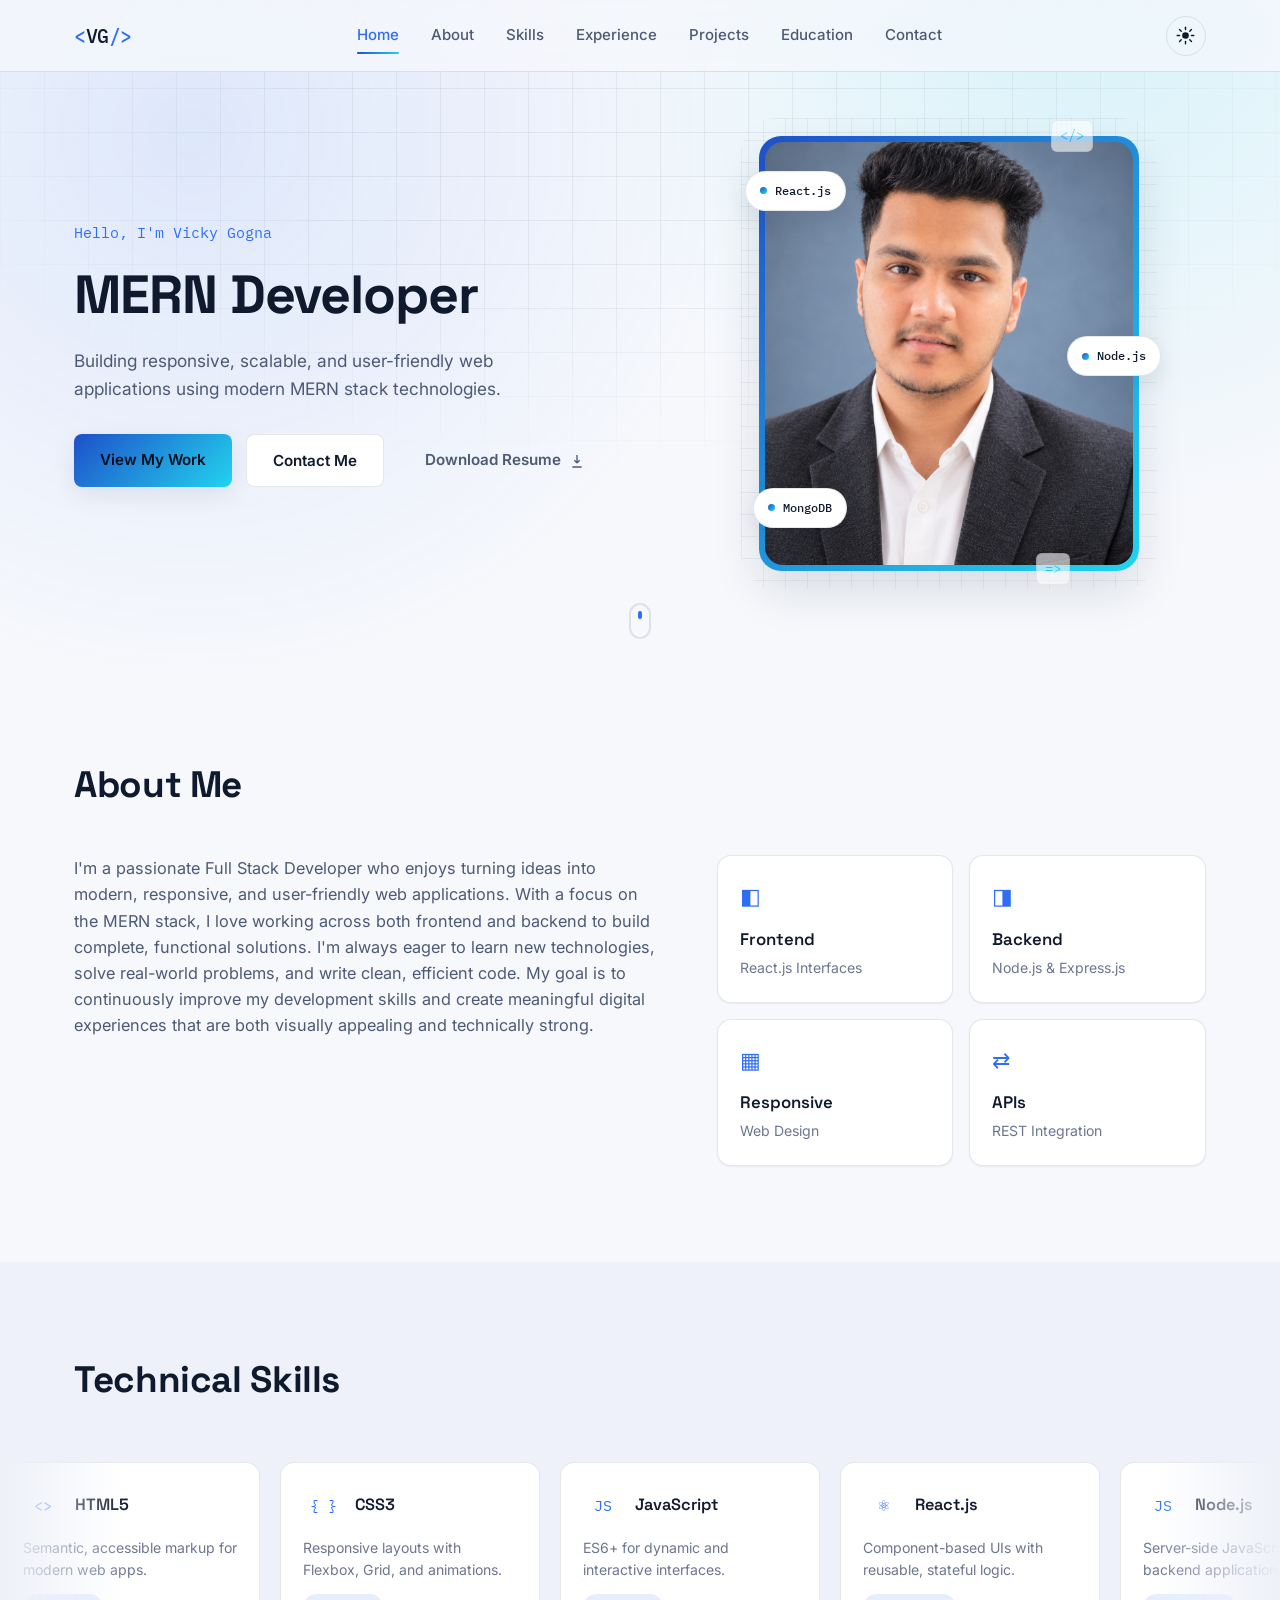
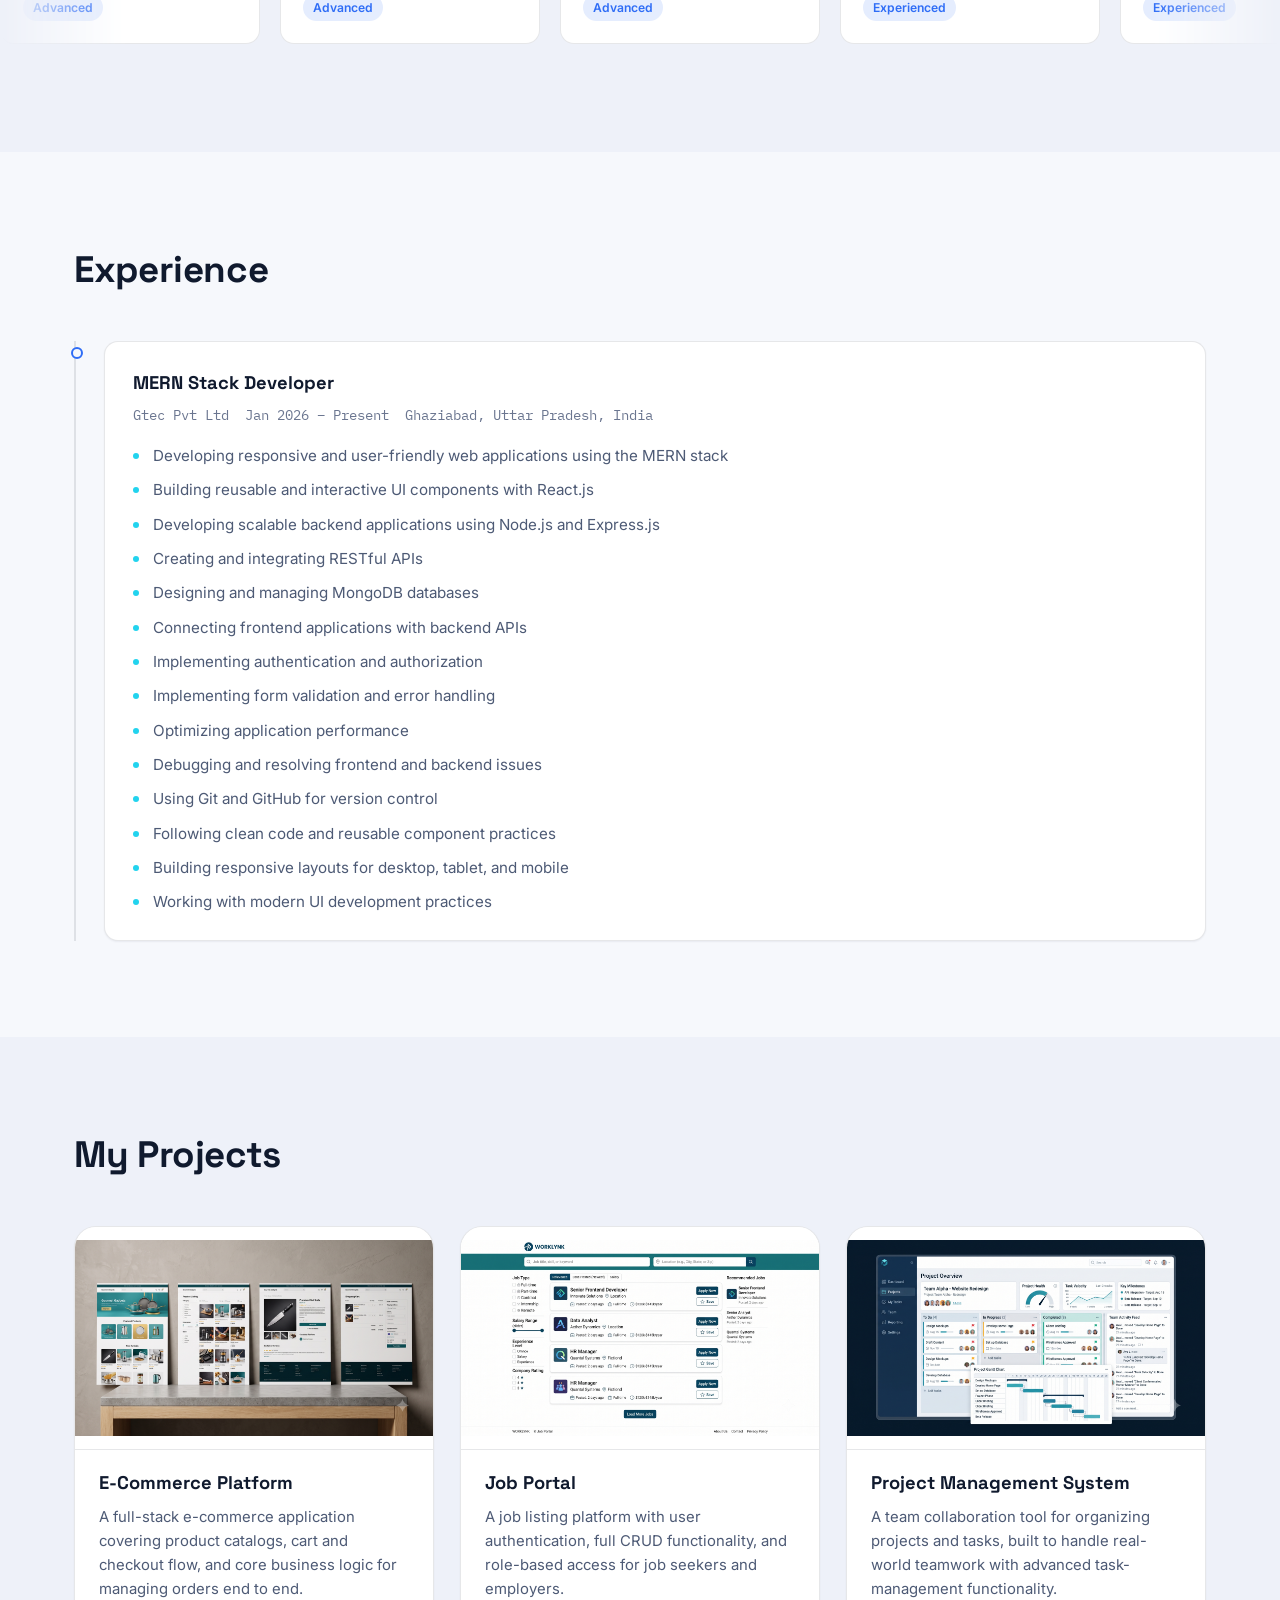
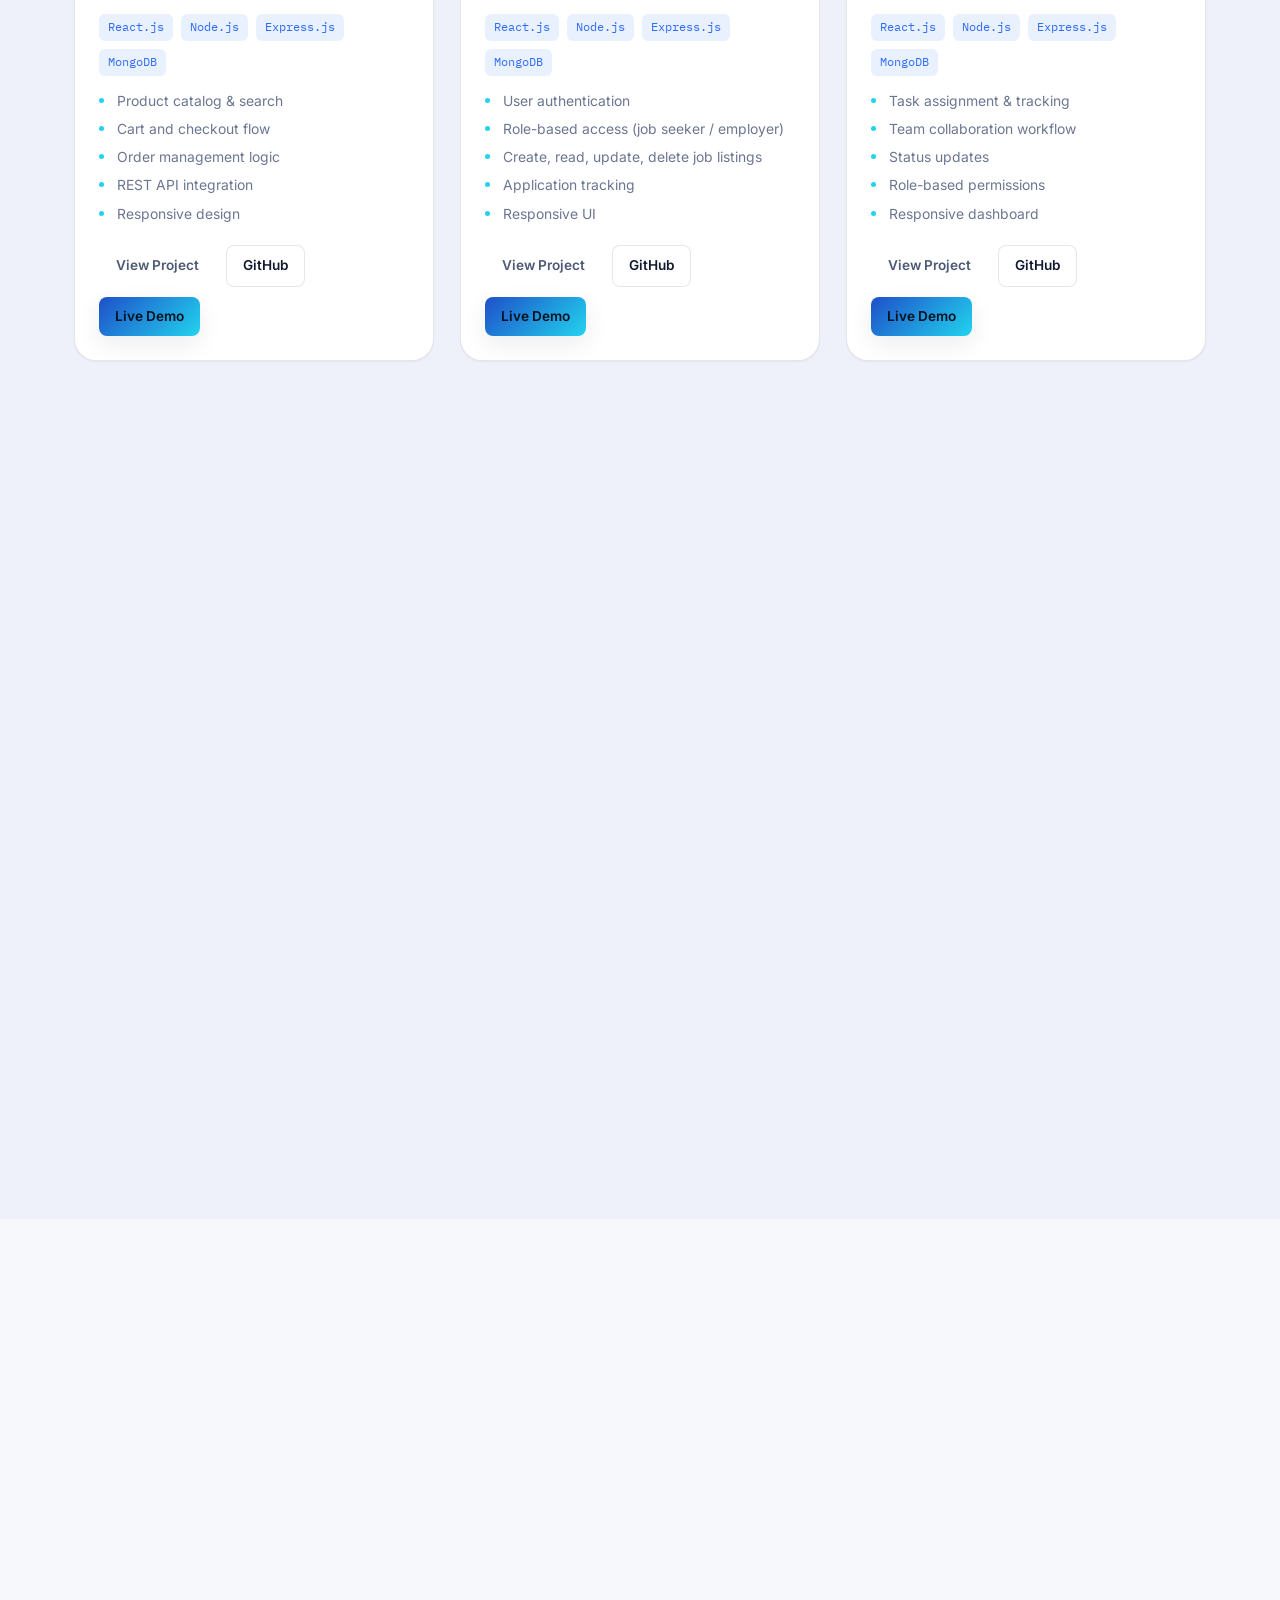
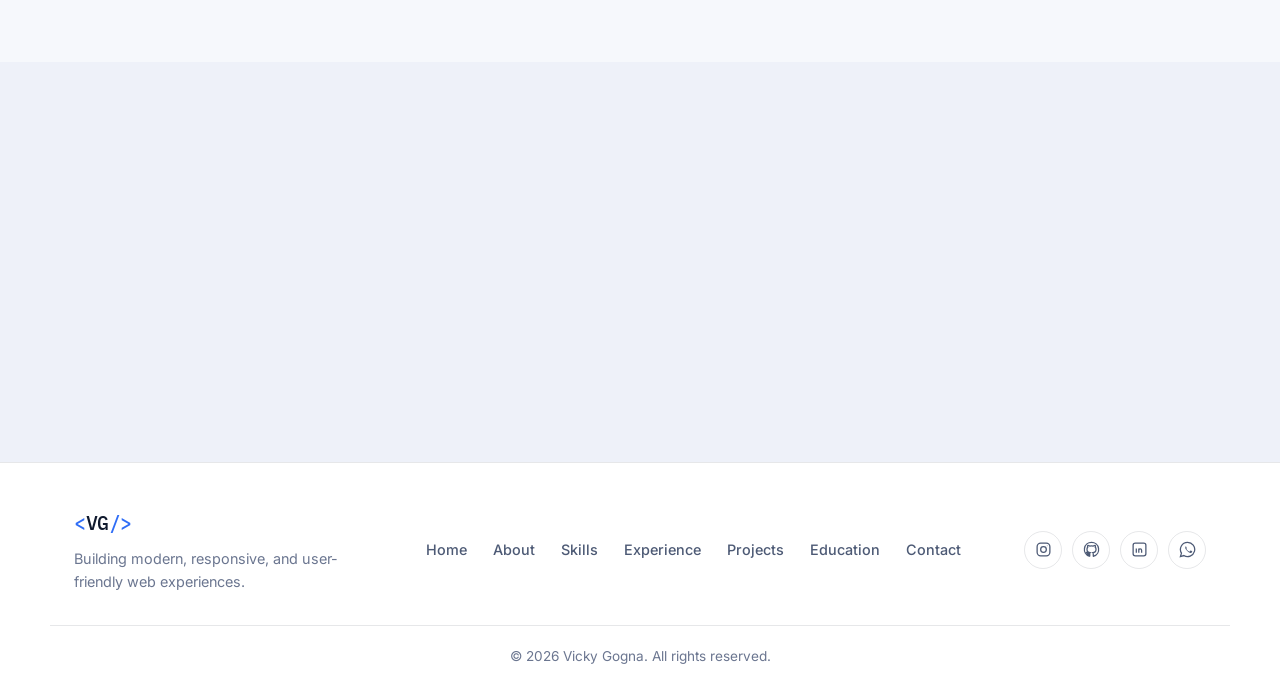
<file: index.html>
<!DOCTYPE html>
<html lang="en">
<head>
  <meta charset="UTF-8">
  <meta name="viewport" content="width=device-width, initial-scale=1.0">

  <!-- ================================
       SEO META TAGS
  ================================ -->
  <title>Vicky Gogna | MERN Stack Developer</title>
  <meta name="description" content="MERN Stack Developer building responsive, scalable, and user-friendly web applications using React, Node.js, Express.js, MongoDB, and JavaScript.">
  <meta name="keywords" content="Vicky Gogna, MERN Developer, MERN Stack Developer, React Developer, Node.js Developer, JavaScript Developer, Full Stack Developer, MongoDB Developer, Web Developer">
  <meta name="author" content="Vicky Gogna">

  <link rel="canonical" href="CANONICAL_URL_HERE">

  <!-- Open Graph -->
  <meta property="og:type" content="website">
  <meta property="og:title" content="Vicky Gogna | MERN Stack Developer">
  <meta property="og:description" content="MERN Stack Developer building responsive, scalable, and user-friendly web applications using React, Node.js, Express.js, MongoDB, and JavaScript.">
  <meta property="og:image" content="OG_IMAGE_URL_HERE">
  <meta property="og:url" content="CANONICAL_URL_HERE">

  <link rel="icon" type="image/png" href="assets/icons/favicon-placeholder.png">

  <!-- Fonts -->
  <link rel="preconnect" href="https://fonts.googleapis.com">
  <link rel="preconnect" href="https://fonts.gstatic.com" crossorigin>
  <link href="https://fonts.googleapis.com/css2?family=Space+Grotesk:wght@500;600;700&family=IBM+Plex+Mono:wght@400;500&family=Inter:wght@400;500;600&display=swap" rel="stylesheet">

  <!-- Stylesheet -->
  <link rel="stylesheet" href="css/style.css">
</head>
<body>

  <!-- Skip link for keyboard/screen reader users -->
  <a class="skip-link" href="#main-content">Skip to main content</a>

  <!-- ================================
       HEADER / NAVIGATION
  ================================ -->
  <header class="site-header" id="site-header">
    <div class="header-inner container">
      <a href="#home" class="logo" aria-label="Vicky Gogna, home">
        <span class="logo-mark" aria-hidden="true">
          <span class="logo-bracket">&lt;</span>VG<span class="logo-bracket">/&gt;</span>
        </span>
      </a>

      <nav class="main-nav" id="main-nav" aria-label="Primary">
        <ul class="nav-list" id="nav-list">
          <li><a href="#home" class="nav-link" data-nav>Home</a></li>
          <li><a href="#about" class="nav-link" data-nav>About</a></li>
          <li><a href="#skills" class="nav-link" data-nav>Skills</a></li>
          <li><a href="#experience" class="nav-link" data-nav>Experience</a></li>
          <li><a href="#projects" class="nav-link" data-nav>Projects</a></li>
          <li><a href="#education" class="nav-link" data-nav>Education</a></li>
          <li><a href="#contact" class="nav-link" data-modal-trigger>Contact</a></li>
        </ul>
      </nav>

      <div class="header-actions">
        <button type="button" class="theme-toggle" id="theme-toggle" aria-label="Switch to dark theme" aria-pressed="false">
          <svg class="icon icon-sun" viewBox="0 0 24 24" aria-hidden="true" focusable="false">
            <circle cx="12" cy="12" r="4.2"></circle>
            <g class="sun-rays">
              <line x1="12" y1="1.5" x2="12" y2="4.5"></line>
              <line x1="12" y1="19.5" x2="12" y2="22.5"></line>
              <line x1="1.5" y1="12" x2="4.5" y2="12"></line>
              <line x1="19.5" y1="12" x2="22.5" y2="12"></line>
              <line x1="4.5" y1="4.5" x2="6.6" y2="6.6"></line>
              <line x1="17.4" y1="17.4" x2="19.5" y2="19.5"></line>
              <line x1="4.5" y1="19.5" x2="6.6" y2="17.4"></line>
              <line x1="17.4" y1="6.6" x2="19.5" y2="4.5"></line>
            </g>
          </svg>
          <svg class="icon icon-moon" viewBox="0 0 24 24" aria-hidden="true" focusable="false">
            <path d="M20.5 14.5a8.5 8.5 0 1 1-9-11 7 7 0 0 0 9 11z"></path>
          </svg>
        </button>

        <button type="button" class="hamburger" id="hamburger" aria-label="Open menu" aria-expanded="false" aria-controls="main-nav">
          <span class="hamburger-line"></span>
          <span class="hamburger-line"></span>
          <span class="hamburger-line"></span>
        </button>
      </div>
    </div>
  </header>

  <div class="nav-overlay" id="nav-overlay" hidden></div>

  <main id="main-content">

    <!-- ================================
         HERO / HOME SECTION
    ================================ -->
    <section id="home" class="hero" aria-label="Introduction">
      <div class="hero-grid-bg" aria-hidden="true"></div>
      <div class="container hero-inner">
        <div class="hero-content">
          <p class="hero-eyebrow">Hello, I'm Vicky Gogna</p>
          <h1 class="hero-title">
            MERN Developer
          </h1>
          <p class="hero-text">
            Building responsive, scalable, and user-friendly web applications using modern MERN stack technologies.
          </p>

          <div class="hero-actions">
            <a href="#projects" class="btn btn-primary">View My Work</a>
            <button type="button" class="btn btn-secondary" data-modal-trigger>Contact Me</button>
            <a href="./assets/resume/Vicky_Gogna_Resume_ATS.docx" id="resume-link" class="btn btn-ghost" target="_blank" rel="noopener noreferrer">
              Download Resume
              <svg class="btn-icon" viewBox="0 0 24 24" aria-hidden="true" focusable="false"><path d="M12 3v12m0 0-4-4m4 4 4-4M5 21h14"></path></svg>
            </a>
          </div>
        </div>

        <div class="hero-visual">
          <div class="photo-panel">
            <div class="photo-frame">
              <img src="assets/images/profileimage.png" alt="Vicky Gogna, MERN Stack Developer" id="profile-photo" width="420" height="480">
            </div>

            <div class="photo-panel-grid" aria-hidden="true"></div>

            <div class="floating-badge badge-1" aria-hidden="true">
              <span class="badge-dot"></span> React.js
            </div>
            <div class="floating-badge badge-2" aria-hidden="true">
              <span class="badge-dot"></span> Node.js
            </div>
            <div class="floating-badge badge-3" aria-hidden="true">
              <span class="badge-dot"></span> MongoDB
            </div>

            <div class="floating-symbol sym-1" aria-hidden="true">&lt;/&gt;</div>
            <div class="floating-symbol sym-3" aria-hidden="true">=&gt;</div>
          </div>
        </div>
      </div>

      <a href="#about" class="scroll-cue" aria-label="Scroll to About section">
        <span></span>
      </a>
    </section>

    <!-- ================================
         ABOUT ME
    ================================ -->
    <section id="about" class="section" aria-labelledby="about-heading">
      <div class="container">
        <div class="section-head reveal">
          <h2 id="about-heading" class="section-title">About Me</h2>
        </div>

        <div class="about-grid">
          <div class="about-text reveal">
            <p>I'm a passionate Full Stack Developer who enjoys turning ideas into modern, responsive, and user-friendly web applications. With a focus on the MERN stack, I love working across both frontend and backend to build complete, functional solutions. I'm always eager to learn new technologies, solve real-world problems, and write clean, efficient code. My goal is to continuously improve my development skills and create meaningful digital experiences that are both visually appealing and technically strong.</p>
          </div>

          <div class="about-cards">
            <div class="info-card reveal">
              <span class="info-card-icon" aria-hidden="true">◧</span>
              <p class="info-card-title">Frontend</p>
              <p class="info-card-sub">React.js Interfaces</p>
            </div>
            <div class="info-card reveal">
              <span class="info-card-icon" aria-hidden="true">◨</span>
              <p class="info-card-title">Backend</p>
              <p class="info-card-sub">Node.js &amp; Express.js</p>
            </div>
            <div class="info-card reveal">
              <span class="info-card-icon" aria-hidden="true">▦</span>
              <p class="info-card-title">Responsive</p>
              <p class="info-card-sub">Web Design</p>
            </div>
            <div class="info-card reveal">
              <span class="info-card-icon" aria-hidden="true">⇄</span>
              <p class="info-card-title">APIs</p>
              <p class="info-card-sub">REST Integration</p>
            </div>
          </div>
        </div>
      </div>
    </section>

    <!-- ================================
         SKILLS (RIGHT-TO-LEFT MARQUEE)
    ================================ -->
    <section id="skills" class="section section-alt" aria-labelledby="skills-heading">
      <div class="container">
        <div class="section-head reveal">
          <h2 id="skills-heading" class="section-title">Technical Skills</h2>
        </div>
      </div>

      <div class="skills-marquee-container" aria-label="Technical skills scroll track">
        <div class="skills-track" id="skills-grid"></div>
      </div>
    </section>

    <!-- ================================
         EXPERIENCE
    ================================ -->
    <section id="experience" class="section" aria-labelledby="experience-heading">
      <div class="container">
        <div class="section-head reveal">
          <h2 id="experience-heading" class="section-title">Experience</h2>
        </div>

        <div class="timeline" id="experience-timeline"></div>
      </div>
    </section>

    <!-- ================================
         PROJECTS
    ================================ -->
    <section id="projects" class="section section-alt" aria-labelledby="projects-heading">
      <div class="container">
        <div class="section-head reveal">
          <h2 id="projects-heading" class="section-title">My Projects</h2>
        </div>

        <div class="projects-grid" id="projects-grid"></div>
      </div>
    </section>

    <!-- ================================
         EDUCATION
    ================================ -->
    <section id="education" class="section" aria-labelledby="education-heading">
      <div class="container">
        <div class="section-head reveal">
          <h2 id="education-heading" class="section-title">Education</h2>
        </div>

        <div class="education-list" id="education-list"></div>
      </div>
    </section>

    <!-- ================================
         CONTACT OVERVIEW
    ================================ -->
    <section id="contact" class="section section-alt" aria-labelledby="contact-heading">
      <div class="container">
        <div class="section-head reveal">
          <h2 id="contact-heading" class="section-title">Let's Work Together</h2>
        </div>

        <div class="contact-info-standalone reveal">
          <div class="contact-info-item">
            <span class="contact-info-icon" aria-hidden="true">✉</span>
            <div>
              <p class="contact-info-label">Email</p>
              <a href="mailto:vickygogna9540@gmail.com" id="contact-email" class="contact-info-value">vickygogna9540@gmail.com</a>
            </div>
          </div>
          <div class="contact-info-item">
            <span class="contact-info-icon" aria-hidden="true">☎</span>
            <div>
              <p class="contact-info-label">Phone</p>
              <a href="tel:9540890867" id="contact-phone" class="contact-info-value">9540890867</a>
            </div>
          </div>
          <div class="contact-info-item">
            <span class="contact-info-icon" aria-hidden="true">⚲</span>
            <div>
              <p class="contact-info-label">Location</p>
              <p class="contact-info-value">Ghaziabad, Uttar Pradesh, India</p>
            </div>
          </div>
          <div>
            <button type="button" class="btn btn-primary" data-modal-trigger>Open Contact Form</button>
          </div>
        </div>
      </div>
    </section>
  </main>

  <!-- ================================
       FOOTER
  ================================ -->
  <footer class="site-footer">
    <div class="container footer-inner">
      <div class="footer-brand">
        <span class="logo-mark" aria-hidden="true">
          <span class="logo-bracket">&lt;</span>VG<span class="logo-bracket">/&gt;</span>
        </span>
        <p class="footer-tagline">Building modern, responsive, and user-friendly web experiences.</p>
      </div>

      <nav class="footer-links" aria-label="Footer">
        <a href="#home" data-nav>Home</a>
        <a href="#about" data-nav>About</a>
        <a href="#skills" data-nav>Skills</a>
        <a href="#experience" data-nav>Experience</a>
        <a href="#projects" data-nav>Projects</a>
        <a href="#education" data-nav>Education</a>
        <a href="#contact" data-modal-trigger>Contact</a>
      </nav>

      <div class="footer-social" id="footer-social" aria-label="Social media links"></div>
    </div>

    <div class="container footer-bottom">
      <p>&copy; <span id="current-year"></span> Vicky Gogna. All rights reserved.</p>
    </div>
  </footer>

  <!-- ================================
       CONTACT MODAL POPUP
  ================================ -->
  <div class="modal-backdrop" id="contact-modal" aria-hidden="true" role="dialog" aria-modal="true" aria-labelledby="modal-title">
    <div class="modal-window">
      <div class="modal-header">
        <h3 id="modal-title" class="modal-title">Let's Work Together</h3>
        <button type="button" class="modal-close" id="modal-close" aria-label="Close contact dialog">&times;</button>
      </div>

      <form class="contact-form" id="contact-form" novalidate>
        <div class="form-row">
          <label for="name" class="form-label">Name</label>
          <input type="text" id="name" name="name" class="form-input" autocomplete="name" aria-describedby="name-error" required>
          <p class="form-error" id="name-error" role="alert"></p>
        </div>

        <div class="form-row">
          <label for="email" class="form-label">Email</label>
          <input type="email" id="email" name="email" class="form-input" autocomplete="email" aria-describedby="email-error" required>
          <p class="form-error" id="email-error" role="alert"></p>
        </div>

        <div class="form-row">
          <label for="subject" class="form-label">Subject</label>
          <input type="text" id="subject" name="subject" class="form-input" aria-describedby="subject-error" required>
          <p class="form-error" id="subject-error" role="alert"></p>
        </div>

        <div class="form-row">
          <label for="message" class="form-label">Message</label>
          <textarea id="message" name="message" class="form-input form-textarea" rows="4" aria-describedby="message-error" required></textarea>
          <p class="form-error" id="message-error" role="alert"></p>
        </div>

        <button type="submit" class="btn btn-primary btn-block">Send Message</button>
        <p class="form-status" id="form-status" role="status" aria-live="polite"></p>
      </form>
    </div>
  </div>

  <script src="js/script.js"></script>
</body>
</html>

<img src="assets/my_projects/jop-portal.png" alt="" style="display:none;">
</file>
<file: css/style.css>
/* ==========================================================================
   1. CSS VARIABLES / THEME
   ========================================================================== */
:root {
  --navy-950: #060b16;
  --navy-900: #0a1122;
  --navy-800: #10192f;
  --navy-700: #17223c;
  --blue-600: #1e50c9;
  --blue-500: #2f6df6;
  --electric-500: #3d7bff;
  --cyan-400: #22d3ee;
  --cyan-300: #67e8f9;
  --white: #ffffff;
  --gray-100: #f4f6fb;
  --gray-300: #cbd3e1;

  --color-bg: #f6f8fc;
  --color-bg-alt: #eef1f9;
  --color-surface: #ffffff;
  --color-surface-2: #ffffff;
  --color-border: rgba(16, 25, 47, 0.1);
  --color-text: #101a2e;
  --color-text-muted: #4d5a75;
  --color-text-soft: #6b7690;

  --color-accent: var(--blue-500);
  --color-accent-2: var(--cyan-400);
  --color-accent-contrast: #ffffff;

  --gradient-accent: linear-gradient(135deg, var(--blue-600), var(--cyan-400));
  --gradient-hero: radial-gradient(circle at 15% 20%, rgba(47, 109, 246, 0.12), transparent 45%),
                    radial-gradient(circle at 85% 0%, rgba(34, 211, 238, 0.14), transparent 40%);

  --shadow-sm: 0 1px 2px rgba(16, 25, 47, 0.06);
  --shadow-md: 0 8px 24px rgba(16, 25, 47, 0.08);
  --shadow-lg: 0 20px 48px rgba(16, 25, 47, 0.12);

  --header-height: 72px;
  --radius-sm: 8px;
  --radius-md: 14px;
  --radius-lg: 22px;

  --font-display: "Space Grotesk", "Segoe UI", sans-serif;
  --font-body: "Inter", "Segoe UI", sans-serif;
  --font-mono: "IBM Plex Mono", ui-monospace, monospace;

  --transition-fast: 160ms ease;
  --transition-base: 260ms cubic-bezier(0.4, 0, 0.2, 1);
  --transition-theme: 320ms ease;

  color-scheme: light;
}

[data-theme="dark"] {
  --color-bg: var(--navy-950);
  --color-bg-alt: var(--navy-900);
  --color-surface: var(--navy-800);
  --color-surface-2: var(--navy-700);
  --color-border: rgba(255, 255, 255, 0.09);
  --color-text: #eef2fb;
  --color-text-muted: #aab4cc;
  --color-text-soft: #8791ab;

  --color-accent: var(--electric-500);
  --color-accent-2: var(--cyan-300);
  --color-accent-contrast: #06101f;

  --gradient-accent: linear-gradient(135deg, var(--electric-500), var(--cyan-300));
  --gradient-hero: radial-gradient(circle at 15% 20%, rgba(61, 123, 255, 0.18), transparent 45%),
                    radial-gradient(circle at 85% 0%, rgba(103, 232, 249, 0.14), transparent 40%);

  --shadow-sm: 0 1px 2px rgba(0, 0, 0, 0.3);
  --shadow-md: 0 8px 24px rgba(0, 0, 0, 0.35);
  --shadow-lg: 0 24px 56px rgba(0, 0, 0, 0.45);

  color-scheme: dark;
}

/* ==========================================================================
   2. RESET & BASE
   ========================================================================== */
*, *::before, *::after { box-sizing: border-box; }

html {
  scroll-behavior: smooth;
  scroll-padding-top: calc(var(--header-height) + 12px);
}

body {
  margin: 0;
  min-width: 320px;
  overflow-x: hidden;
  background-color: var(--color-bg);
  color: var(--color-text);
  font-family: var(--font-body);
  font-size: 16px;
  line-height: 1.6;
  -webkit-font-smoothing: antialiased;
  transition: background-color var(--transition-theme), color var(--transition-theme);
}

img { max-width: 100%; display: block; }
h1, h2, h3, h4 { font-family: var(--font-display); line-height: 1.2; margin: 0; color: var(--color-text); }
p { margin: 0; }
a { color: inherit; text-decoration: none; }
ul { list-style: none; margin: 0; padding: 0; }
button { font-family: inherit; cursor: pointer; border: none; background: none; color: inherit; }
svg { display: block; }

a:focus-visible, button:focus-visible, input:focus-visible, textarea:focus-visible {
  outline: 2px solid var(--color-accent-2);
  outline-offset: 3px;
  border-radius: 4px;
}

.skip-link {
  position: fixed;
  top: -100px;
  left: 12px;
  z-index: 999;
  background: var(--color-accent);
  color: var(--color-accent-contrast);
  padding: 10px 18px;
  border-radius: var(--radius-sm);
  transition: top var(--transition-fast);
}
.skip-link:focus { top: 12px; }

/* ==========================================================================
   3. LAYOUT UTILITIES
   ========================================================================== */
.container {
  width: 100%;
  max-width: 1180px;
  margin-inline: auto;
  padding-inline: 24px;
}

.section { padding: 96px 0; }
.section-alt { background-color: var(--color-bg-alt); }
.section-head { margin-bottom: 48px; max-width: 640px; }

.section-title {
  font-size: clamp(1.75rem, 1.5rem + 1vw, 2.4rem);
  font-weight: 700;
  letter-spacing: -0.01em;
}

.btn {
  display: inline-flex;
  align-items: center;
  gap: 8px;
  padding: 13px 26px;
  border-radius: var(--radius-sm);
  font-family: var(--font-body);
  font-weight: 600;
  font-size: 0.95rem;
  transition: transform var(--transition-fast), box-shadow var(--transition-fast), background-color var(--transition-fast), border-color var(--transition-fast), color var(--transition-fast);
  white-space: nowrap;
}
.btn:hover { transform: translateY(-2px); }
.btn:active { transform: translateY(0); }

.btn-primary { background: var(--gradient-accent); color: #06101f; box-shadow: var(--shadow-md); }
.btn-primary:hover { box-shadow: var(--shadow-lg); }

.btn-secondary { background: var(--color-surface); color: var(--color-text); border: 1px solid var(--color-border); }
.btn-secondary:hover { border-color: var(--color-accent); color: var(--color-accent); }

.btn-ghost { background: transparent; color: var(--color-text-muted); border: 1px solid transparent; }
.btn-ghost:hover { color: var(--color-accent); }
.btn-icon { width: 16px; height: 16px; stroke: currentColor; stroke-width: 2; fill: none; }
.btn-block { width: 100%; justify-content: center; }

/* ==========================================================================
   4. HEADER / NAVIGATION
   ========================================================================== */
.site-header {
  position: fixed;
  inset-inline: 0;
  top: 0;
  height: var(--header-height);
  z-index: 100;
  background: color-mix(in srgb, var(--color-bg) 78%, transparent);
  backdrop-filter: blur(14px) saturate(160%);
  -webkit-backdrop-filter: blur(14px) saturate(160%);
  border-bottom: 1px solid var(--color-border);
  transition: background-color var(--transition-theme), border-color var(--transition-theme);
}

.header-inner {
  height: 100%;
  display: flex;
  align-items: center;
  justify-content: space-between;
  gap: 16px;
}

.logo { display: inline-flex; }
.logo-mark {
  font-family: var(--font-mono);
  font-weight: 500;
  font-size: 1.25rem;
  letter-spacing: -0.02em;
  color: var(--color-text);
  display: inline-flex;
  align-items: center;
}
.logo-bracket { color: var(--color-accent); }

.main-nav { display: flex; }
.nav-list { display: flex; gap: 4px; }

.nav-link {
  position: relative;
  display: inline-block;
  padding: 8px 14px;
  font-size: 0.94rem;
  font-weight: 500;
  color: var(--color-text-muted);
  border-radius: var(--radius-sm);
  transition: color var(--transition-fast), background-color var(--transition-fast);
}
.nav-link:hover { color: var(--color-text); background-color: var(--color-surface-2); }
.nav-link.is-active { color: var(--color-accent); }
.nav-link.is-active::after {
  content: "";
  position: absolute;
  left: 14px;
  right: 14px;
  bottom: 2px;
  height: 2px;
  border-radius: 2px;
  background: var(--gradient-accent);
}

.header-actions { display: flex; align-items: center; gap: 8px; }

.theme-toggle {
  display: inline-flex;
  align-items: center;
  justify-content: center;
  width: 40px;
  height: 40px;
  border-radius: 50%;
  border: 1px solid var(--color-border);
  color: var(--color-text);
  transition: border-color var(--transition-fast), background-color var(--transition-fast);
}
.theme-toggle:hover { background-color: var(--color-surface-2); }
.icon { width: 19px; height: 19px; stroke: currentColor; stroke-width: 1.8; fill: none; }
.icon circle, .icon path { fill: none; }
.icon-sun circle { fill: currentColor; stroke: none; }
.icon-sun line { stroke: currentColor; stroke-linecap: round; }
.icon-moon path { fill: currentColor; stroke: none; }

.icon-moon { display: none; }
[data-theme="dark"] .icon-sun { display: none; }
[data-theme="dark"] .icon-moon { display: block; }

.hamburger {
  display: none;
  flex-direction: column;
  justify-content: center;
  gap: 5px;
  width: 40px;
  height: 40px;
  border-radius: var(--radius-sm);
}
.hamburger-line {
  width: 20px;
  height: 2px;
  background-color: var(--color-text);
  border-radius: 2px;
  transition: transform var(--transition-base), opacity var(--transition-base);
  margin-inline: auto;
}
.hamburger[aria-expanded="true"] .hamburger-line:nth-child(1) { transform: translateY(7px) rotate(45deg); }
.hamburger[aria-expanded="true"] .hamburger-line:nth-child(2) { opacity: 0; }
.hamburger[aria-expanded="true"] .hamburger-line:nth-child(3) { transform: translateY(-7px) rotate(-45deg); }

.nav-overlay {
  position: fixed;
  inset: 0;
  background: rgba(6, 11, 22, 0.5);
  z-index: 90;
}

/* ==========================================================================
   5. HERO SECTION
   ========================================================================== */
.hero {
  position: relative;
  padding-top: calc(var(--header-height) + 64px);
  padding-bottom: 96px;
  overflow: hidden;
  background-image: var(--gradient-hero);
}

.hero-grid-bg {
  position: absolute;
  inset: 0;
  z-index: 0;
  background-image:
    linear-gradient(var(--color-border) 1px, transparent 1px),
    linear-gradient(90deg, var(--color-border) 1px, transparent 1px);
  background-size: 44px 44px;
  mask-image: radial-gradient(ellipse 70% 60% at 50% 20%, black 40%, transparent 85%);
  -webkit-mask-image: radial-gradient(ellipse 70% 60% at 50% 20%, black 40%, transparent 85%);
  opacity: 0.6;
}

.hero-inner {
  position: relative;
  z-index: 1;
  display: grid;
  grid-template-columns: 1.05fr 0.95fr;
  align-items: center;
  gap: 48px;
}

.hero-eyebrow {
  font-family: var(--font-mono);
  font-size: 0.95rem;
  color: var(--color-accent);
  margin-bottom: 18px;
}

.hero-title {
  font-size: clamp(2.1rem, 1.6rem + 2.2vw, 3.4rem);
  font-weight: 700;
  letter-spacing: -0.02em;
  margin-bottom: 20px;
}

.hero-text {
  max-width: 46ch;
  color: var(--color-text-muted);
  font-size: 1.08rem;
  margin-bottom: 32px;
}

.hero-actions { display: flex; flex-wrap: wrap; gap: 14px; }

.hero-visual { display: flex; justify-content: center; }

.photo-panel {
  position: relative;
  width: 100%;
  max-width: 380px;
}

.photo-frame {
  position: relative;
  z-index: 1;
  border-radius: var(--radius-lg);
  padding: 6px;
  background: var(--gradient-accent);
  box-shadow: var(--shadow-lg);
}

.photo-frame img {
  width: 100%;
  height: auto;
  aspect-ratio: 4 / 4.6;
  object-fit: cover;
  border-radius: calc(var(--radius-lg) - 4px);
  background-color: var(--color-surface-2);
  display: block;
}

.photo-panel-grid {
  position: absolute;
  inset: -18px;
  z-index: 0;
  border-radius: calc(var(--radius-lg) + 12px);
  background-image:
    linear-gradient(var(--color-border) 1px, transparent 1px),
    linear-gradient(90deg, var(--color-border) 1px, transparent 1px);
  background-size: 22px 22px;
  opacity: 0.5;
}

.floating-badge {
  position: absolute;
  z-index: 2;
  display: inline-flex;
  align-items: center;
  gap: 8px;
  padding: 9px 14px;
  border-radius: 999px;
  background: var(--color-surface);
  border: 1px solid var(--color-border);
  box-shadow: var(--shadow-md);
  font-family: var(--font-mono);
  font-size: 0.78rem;
  font-weight: 500;
  color: var(--color-text);
  white-space: nowrap;
  animation: floatBadge 5s ease-in-out infinite;
}
.badge-dot {
  width: 7px; height: 7px;
  border-radius: 50%;
  background: var(--gradient-accent);
  flex-shrink: 0;
}
.badge-1 { top: 8%; left: -14px; }
.badge-2 { top: 46%; right: -22px; animation-delay: 1s; }
.badge-3 { bottom: 10%; left: -6px; animation-delay: 2s; }

.floating-symbol {
  position: absolute;
  z-index: 2;
  font-family: var(--font-mono);
  font-size: 0.85rem;
  color: var(--color-accent-2);
  opacity: 0.6;
  padding: 4px 8px;
  border: 1px solid var(--color-border);
  border-radius: 6px;
  background: var(--color-surface);
  animation: floatBadge 5s ease-in-out infinite;
}
.sym-1 { top: -16px; right: 12%; }
.sym-3 { bottom: -14px; right: 18%; animation-delay: 1.5s; }

@keyframes floatBadge {
  0%, 100% { transform: translateY(0); }
  50% { transform: translateY(-7px); }
}

.scroll-cue {
  position: absolute;
  bottom: 28px;
  left: 50%;
  transform: translateX(-50%);
  width: 22px;
  height: 36px;
  border: 2px solid var(--color-border);
  border-radius: 12px;
  z-index: 1;
}
.scroll-cue span {
  position: absolute;
  top: 6px;
  left: 50%;
  transform: translateX(-50%);
  width: 4px;
  height: 8px;
  border-radius: 2px;
  background: var(--color-accent);
  animation: scrollCue 1.8s ease infinite;
}

@keyframes scrollCue {
  0% { opacity: 1; transform: translate(-50%, 0); }
  70% { opacity: 0; transform: translate(-50%, 12px); }
  100% { opacity: 0; transform: translate(-50%, 12px); }
}

/* ==========================================================================
   6. ABOUT SECTION
   ========================================================================== */
.about-grid {
  display: grid;
  grid-template-columns: 1.2fr 1fr;
  gap: 56px;
  align-items: start;
}

.about-text p {
  color: var(--color-text-muted);
  font-size: 1.02rem;
  margin-bottom: 18px;
  max-width: 62ch;
}

.about-cards {
  display: grid;
  grid-template-columns: 1fr 1fr;
  gap: 16px;
}

.info-card {
  background: var(--color-surface);
  border: 1px solid var(--color-border);
  border-radius: var(--radius-md);
  padding: 22px;
  box-shadow: var(--shadow-sm);
  transition: transform var(--transition-base), box-shadow var(--transition-base), border-color var(--transition-base);
}
.info-card:hover { transform: translateY(-4px); box-shadow: var(--shadow-md); border-color: var(--color-accent); }
.info-card-icon { font-size: 1.4rem; color: var(--color-accent); }
.info-card-title { font-family: var(--font-display); font-weight: 600; margin-top: 12px; font-size: 1.05rem; }
.info-card-sub { color: var(--color-text-soft); font-size: 0.88rem; margin-top: 4px; }

/* ==========================================================================
   7. SKILLS SECTION (INFINITE MARQUEE RIGHT-TO-LEFT)
   ========================================================================== */
.skills-marquee-container {
  width: 100%;
  overflow: hidden;
  position: relative;
  padding: 12px 0;
  mask-image: linear-gradient(to right, transparent, black 10%, black 90%, transparent);
  -webkit-mask-image: linear-gradient(to right, transparent, black 10%, black 90%, transparent);
}

.skills-track {
  display: flex;
  gap: 20px;
  width: max-content;
  animation: scrollSkills 40s linear infinite;
}

.skills-marquee-container:hover .skills-track {
  animation-play-state: paused;
}

@keyframes scrollSkills {
  0% { transform: translateX(0); }
  100% { transform: translateX(-50%); }
}

.skill-card {
  width: 260px;
  flex-shrink: 0;
  background: var(--color-surface);
  border: 1px solid var(--color-border);
  border-radius: var(--radius-md);
  padding: 22px;
  transition: transform var(--transition-base), box-shadow var(--transition-base), border-color var(--transition-base);
}
.skill-card:hover { transform: translateY(-4px); box-shadow: var(--shadow-md); border-color: var(--color-accent); }

.skill-card-top { display: flex; align-items: center; gap: 12px; margin-bottom: 12px; }
.skill-icon {
  width: 40px; height: 40px;
  display: inline-flex; align-items: center; justify-content: center;
  border-radius: var(--radius-sm);
  background: var(--color-surface-2);
  font-family: var(--font-mono);
  font-size: 0.95rem;
  color: var(--color-accent);
  flex-shrink: 0;
}
.skill-name { font-family: var(--font-display); font-weight: 600; font-size: 1.02rem; }
.skill-desc { color: var(--color-text-soft); font-size: 0.88rem; margin-bottom: 12px; }
.skill-level {
  display: inline-block;
  font-size: 0.76rem;
  font-weight: 600;
  color: var(--color-accent);
  background: color-mix(in srgb, var(--color-accent) 12%, transparent);
  padding: 4px 10px;
  border-radius: 20px;
}

/* ==========================================================================
   8. EXPERIENCE TIMELINE
   ========================================================================== */
.timeline {
  position: relative;
  display: flex;
  flex-direction: column;
  gap: 28px;
  padding-left: 28px;
  border-left: 2px solid var(--color-border);
}

.timeline-item { position: relative; }
.timeline-item::before {
  content: "";
  position: absolute;
  left: -33.5px;
  top: 6px;
  width: 12px; height: 12px;
  border-radius: 50%;
  background: var(--color-bg);
  border: 2px solid var(--color-accent);
}

.timeline-card {
  background: var(--color-surface);
  border: 1px solid var(--color-border);
  border-radius: var(--radius-md);
  padding: 26px 28px;
  box-shadow: var(--shadow-sm);
}

.timeline-role { font-family: var(--font-display); font-size: 1.15rem; font-weight: 700; }
.timeline-meta {
  display: flex;
  flex-wrap: wrap;
  gap: 6px 16px;
  color: var(--color-text-soft);
  font-size: 0.9rem;
  margin-top: 6px;
  margin-bottom: 18px;
  font-family: var(--font-mono);
}
.timeline-meta span { display: inline-flex; align-items: center; gap: 6px; }

.timeline-list { display: grid; gap: 10px; }
.timeline-list li {
  position: relative;
  padding-left: 20px;
  color: var(--color-text-muted);
  font-size: 0.95rem;
}
.timeline-list li::before {
  content: "";
  position: absolute;
  left: 0; top: 9px;
  width: 6px; height: 6px;
  border-radius: 50%;
  background: var(--color-accent-2);
}

/* ==========================================================================
   9. PROJECTS SECTION
   ========================================================================== */
.projects-grid {
  display: grid;
  grid-template-columns: repeat(auto-fill, minmax(320px, 1fr));
  gap: 26px;
}

.project-card {
  display: flex;
  flex-direction: column;
  background: var(--color-surface);
  border: 1px solid var(--color-border);
  border-radius: var(--radius-lg);
  overflow: hidden;
  box-shadow: var(--shadow-sm);
  transition: transform var(--transition-base), box-shadow var(--transition-base), border-color var(--transition-base);
}
.project-card:hover { transform: translateY(-6px); box-shadow: var(--shadow-lg); border-color: var(--color-accent); }

.project-thumb {
  aspect-ratio: 16 / 10;
  background: var(--color-surface-2);
  display: flex;
  align-items: center;
  justify-content: center;
  border-bottom: 1px solid var(--color-border);
  overflow: hidden;
}
.project-thumb img { width: 100%; height: auto; object-fit: cover; }
.project-thumb-fallback {
  font-family: var(--font-mono);
  color: var(--color-text-soft);
  font-size: 0.85rem;
  text-align: center;
  padding: 0 16px;
}

.project-body { padding: 22px 24px 24px; display: flex; flex-direction: column; gap: 12px; flex: 1; }
.project-title { font-family: var(--font-display); font-size: 1.15rem; font-weight: 700; }
.project-desc { color: var(--color-text-muted); font-size: 0.93rem; }

.project-tech { display: flex; flex-wrap: wrap; gap: 8px; }
.tech-tag {
  font-family: var(--font-mono);
  font-size: 0.74rem;
  color: var(--color-accent);
  background: color-mix(in srgb, var(--color-accent) 10%, transparent);
  padding: 4px 9px;
  border-radius: 6px;
}

.project-features { display: grid; gap: 6px; margin-top: 2px; }
.project-features li {
  position: relative;
  padding-left: 18px;
  font-size: 0.87rem;
  color: var(--color-text-soft);
}
.project-features li::before {
  content: "";
  position: absolute; left: 0; top: 8px;
  width: 5px; height: 5px; border-radius: 50%;
  background: var(--color-accent-2);
}

.project-links {
  display: flex;
  flex-wrap: wrap;
  gap: 10px;
  margin-top: auto;
  padding-top: 8px;
}
.project-links .btn { padding: 9px 16px; font-size: 0.85rem; }
.btn-disabled { opacity: 0.5; pointer-events: none; }

/* ==========================================================================
   10. EDUCATION SECTION
   ========================================================================== */
.education-list { display: grid; gap: 18px; grid-template-columns: repeat(auto-fit, minmax(280px, 1fr)); }

.education-card {
  background: var(--color-surface);
  border: 1px solid var(--color-border);
  border-radius: var(--radius-md);
  padding: 26px;
  box-shadow: var(--shadow-sm);
  transition: transform var(--transition-base), box-shadow var(--transition-base);
}
.education-card:hover { transform: translateY(-4px); box-shadow: var(--shadow-md); }

.education-card-top {
  display: flex;
  align-items: flex-start;
  justify-content: space-between;
  gap: 12px;
  margin-bottom: 6px;
}

.education-degree { font-family: var(--font-display); font-weight: 700; font-size: 1.08rem; }
.education-institution { color: var(--color-text-muted); font-size: 0.95rem; margin-bottom: 14px; }
.education-year {
  display: inline-block;
  flex-shrink: 0;
  font-family: var(--font-mono);
  font-size: 0.8rem;
  color: var(--color-accent);
  background: color-mix(in srgb, var(--color-accent) 12%, transparent);
  padding: 4px 10px;
  border-radius: 20px;
  white-space: nowrap;
}

.education-subjects { display: flex; flex-wrap: wrap; gap: 8px; }
.subject-tag {
  font-size: 0.78rem;
  color: var(--color-text-muted);
  background: var(--color-surface-2);
  border: 1px solid var(--color-border);
  padding: 5px 11px;
  border-radius: 20px;
}

/* ==========================================================================
   11. CONTACT SECTION & MODAL
   ========================================================================== */
.contact-info-standalone {
  display: flex;
  flex-wrap: wrap;
  gap: 32px;
  align-items: center;
  background: var(--color-surface);
  border: 1px solid var(--color-border);
  border-radius: var(--radius-lg);
  padding: 32px;
  box-shadow: var(--shadow-sm);
}

.contact-info-item { display: flex; gap: 16px; align-items: flex-start; }
.contact-info-icon {
  width: 42px; height: 42px;
  flex-shrink: 0;
  display: inline-flex; align-items: center; justify-content: center;
  border-radius: 50%;
  background: var(--color-surface-2);
  border: 1px solid var(--color-border);
  color: var(--color-accent);
}
.contact-info-label { font-size: 0.82rem; color: var(--color-text-soft); margin-bottom: 3px; }
.contact-info-value { font-weight: 600; word-break: break-word; }
a.contact-info-value:hover { color: var(--color-accent); }

.modal-backdrop {
  position: fixed;
  inset: 0;
  z-index: 1000;
  background: rgba(6, 11, 22, 0.7);
  backdrop-filter: blur(8px);
  -webkit-backdrop-filter: blur(8px);
  display: flex;
  align-items: center;
  justify-content: center;
  padding: 20px;
  opacity: 0;
  visibility: hidden;
  transition: opacity var(--transition-base), visibility var(--transition-base);
}

.modal-backdrop.is-active {
  opacity: 1;
  visibility: visible;
}

.modal-window {
  background: var(--color-surface);
  border: 1px solid var(--color-border);
  border-radius: var(--radius-lg);
  width: 100%;
  max-width: 520px;
  max-height: 90vh;
  overflow-y: auto;
  box-shadow: var(--shadow-lg);
  transform: translateY(20px) scale(0.96);
  transition: transform var(--transition-base);
}

.modal-backdrop.is-active .modal-window {
  transform: translateY(0) scale(1);
}

.modal-header {
  display: flex;
  align-items: center;
  justify-content: space-between;
  padding: 20px 24px;
  border-bottom: 1px solid var(--color-border);
}

.modal-title { font-size: 1.25rem; font-weight: 700; }
.modal-close {
  font-size: 1.8rem;
  line-height: 1;
  color: var(--color-text-soft);
  transition: color var(--transition-fast);
}
.modal-close:hover { color: var(--color-text); }

.contact-form {
  padding: 24px;
  display: grid;
  gap: 18px;
}

.form-row { display: grid; gap: 6px; }
.form-label { font-size: 0.88rem; font-weight: 600; color: var(--color-text-muted); }
.form-input {
  width: 100%;
  padding: 12px 14px;
  border-radius: var(--radius-sm);
  border: 1px solid var(--color-border);
  background: var(--color-bg);
  color: var(--color-text);
  font-family: inherit;
  font-size: 0.95rem;
  transition: border-color var(--transition-fast);
}
.form-input:focus { border-color: var(--color-accent); }
.form-textarea { resize: vertical; min-height: 100px; }

.form-input.is-invalid { border-color: #e5484d; }
.form-error {
  min-height: 1.1em;
  font-size: 0.8rem;
  color: #e5484d;
}

.form-status {
  font-size: 0.9rem;
  padding: 12px 14px;
  border-radius: var(--radius-sm);
  display: none;
}
.form-status.is-visible { display: block; }
.form-status.is-success {
  background: color-mix(in srgb, #22c55e 14%, transparent);
  color: #16a34a;
}
[data-theme="dark"] .form-status.is-success { color: #4ade80; }

/* ==========================================================================
   12. FOOTER
   ========================================================================== */
.site-footer {
  background: var(--color-surface);
  border-top: 1px solid var(--color-border);
  padding-top: 44px;
}

.footer-inner {
  display: flex;
  flex-wrap: wrap;
  align-items: center;
  justify-content: space-between;
  gap: 28px 40px;
  padding-bottom: 32px;
  border-bottom: 1px solid var(--color-border);
}

.footer-brand { display: flex; flex-direction: column; gap: 8px; flex-shrink: 0; }
.footer-tagline { color: var(--color-text-soft); font-size: 0.9rem; max-width: 32ch; }

.footer-links {
  display: flex;
  flex-wrap: wrap;
  align-items: center;
  gap: 8px 26px;
}
.footer-links a {
  color: var(--color-text-muted);
  font-size: 0.9rem;
  font-weight: 500;
  transition: color var(--transition-fast);
}
.footer-links a:hover { color: var(--color-accent); }

.footer-social { display: flex; flex-wrap: wrap; gap: 10px; flex-shrink: 0; }
.footer-social a {
  width: 38px; height: 38px;
  display: inline-flex; align-items: center; justify-content: center;
  border-radius: 50%;
  border: 1px solid var(--color-border);
  color: var(--color-text-muted);
  transition: color var(--transition-fast), border-color var(--transition-fast), transform var(--transition-fast);
}
.footer-social a:hover { color: var(--color-accent); border-color: var(--color-accent); transform: translateY(-3px); }
.footer-social svg { width: 17px; height: 17px; stroke: currentColor; fill: none; stroke-width: 1.8; }

.footer-bottom {
  padding-block: 20px;
  text-align: center;
  color: var(--color-text-soft);
  font-size: 0.85rem;
}

/* ==========================================================================
   13. SCROLL REVEAL / ANIMATIONS
   ========================================================================== */
.reveal {
  opacity: 0;
  transform: translateY(18px);
  transition: opacity 0.6s ease, transform 0.6s ease;
}
.reveal.is-visible { opacity: 1; transform: translateY(0); }

/* ==========================================================================
   14. RESPONSIVE BREAKPOINTS
   ========================================================================== */
@media (max-width: 1024px) {
  .hero-inner { grid-template-columns: 1fr; }
  .hero-visual { order: -1; max-width: 460px; margin-inline: auto; }
  .about-grid { grid-template-columns: 1fr; }
}

@media (max-width: 860px) {
  .main-nav {
    position: fixed;
    top: var(--header-height);
    right: 0;
    height: calc(100dvh - var(--header-height));
    width: min(320px, 82vw);
    background: var(--color-surface);
    border-left: 1px solid var(--color-border);
    padding: 24px;
    transform: translateX(100%);
    transition: transform var(--transition-base);
    z-index: 95;
    overflow-y: auto;
  }
  .main-nav.is-open { transform: translateX(0); }
  .nav-list { flex-direction: column; gap: 4px; }
  .nav-link { display: block; padding: 12px 14px; }
  .nav-link.is-active::after { display: none; }
  .nav-link.is-active { background: var(--color-surface-2); }

  .hamburger { display: flex; }
  .nav-overlay:not([hidden]) { display: block; }
}

@media (min-width: 861px) {
  .nav-overlay { display: none !important; }
}

@media (max-width: 700px) {
  .footer-inner { flex-direction: column; align-items: flex-start; text-align: left; }
  .footer-links { gap: 10px 20px; }
  .contact-info-standalone { flex-direction: column; align-items: flex-start; gap: 20px; }
}

@media (max-width: 640px) {
  .section { padding: 72px 0; }
  .about-cards { grid-template-columns: 1fr 1fr; }
  .hero { padding-top: calc(var(--header-height) + 40px); }
  .photo-panel { max-width: 280px; }
  .badge-1 { left: 0; top: 4%; }
  .badge-2 { right: 0; }
  .badge-3 { left: 8px; }
  .floating-badge { font-size: 0.7rem; padding: 7px 11px; }
  .hero-actions { flex-direction: column; align-items: stretch; }
  .hero-actions .btn { justify-content: center; }
  .timeline { padding-left: 20px; }
  .timeline-item::before { left: -25.5px; }
}

/* ==========================================================================
   15. REDUCED MOTION
   ========================================================================== */
@media (prefers-reduced-motion: reduce) {
  html { scroll-behavior: auto; }
  *, *::before, *::after {
    animation-duration: 0.001ms !important;
    animation-iteration-count: 1 !important;
    transition-duration: 0.001ms !important;
    scroll-behavior: auto !important;
  }
  .reveal { opacity: 1; transform: none; }
  .skills-track { animation: none; overflow-x: auto; }
}
</file>
